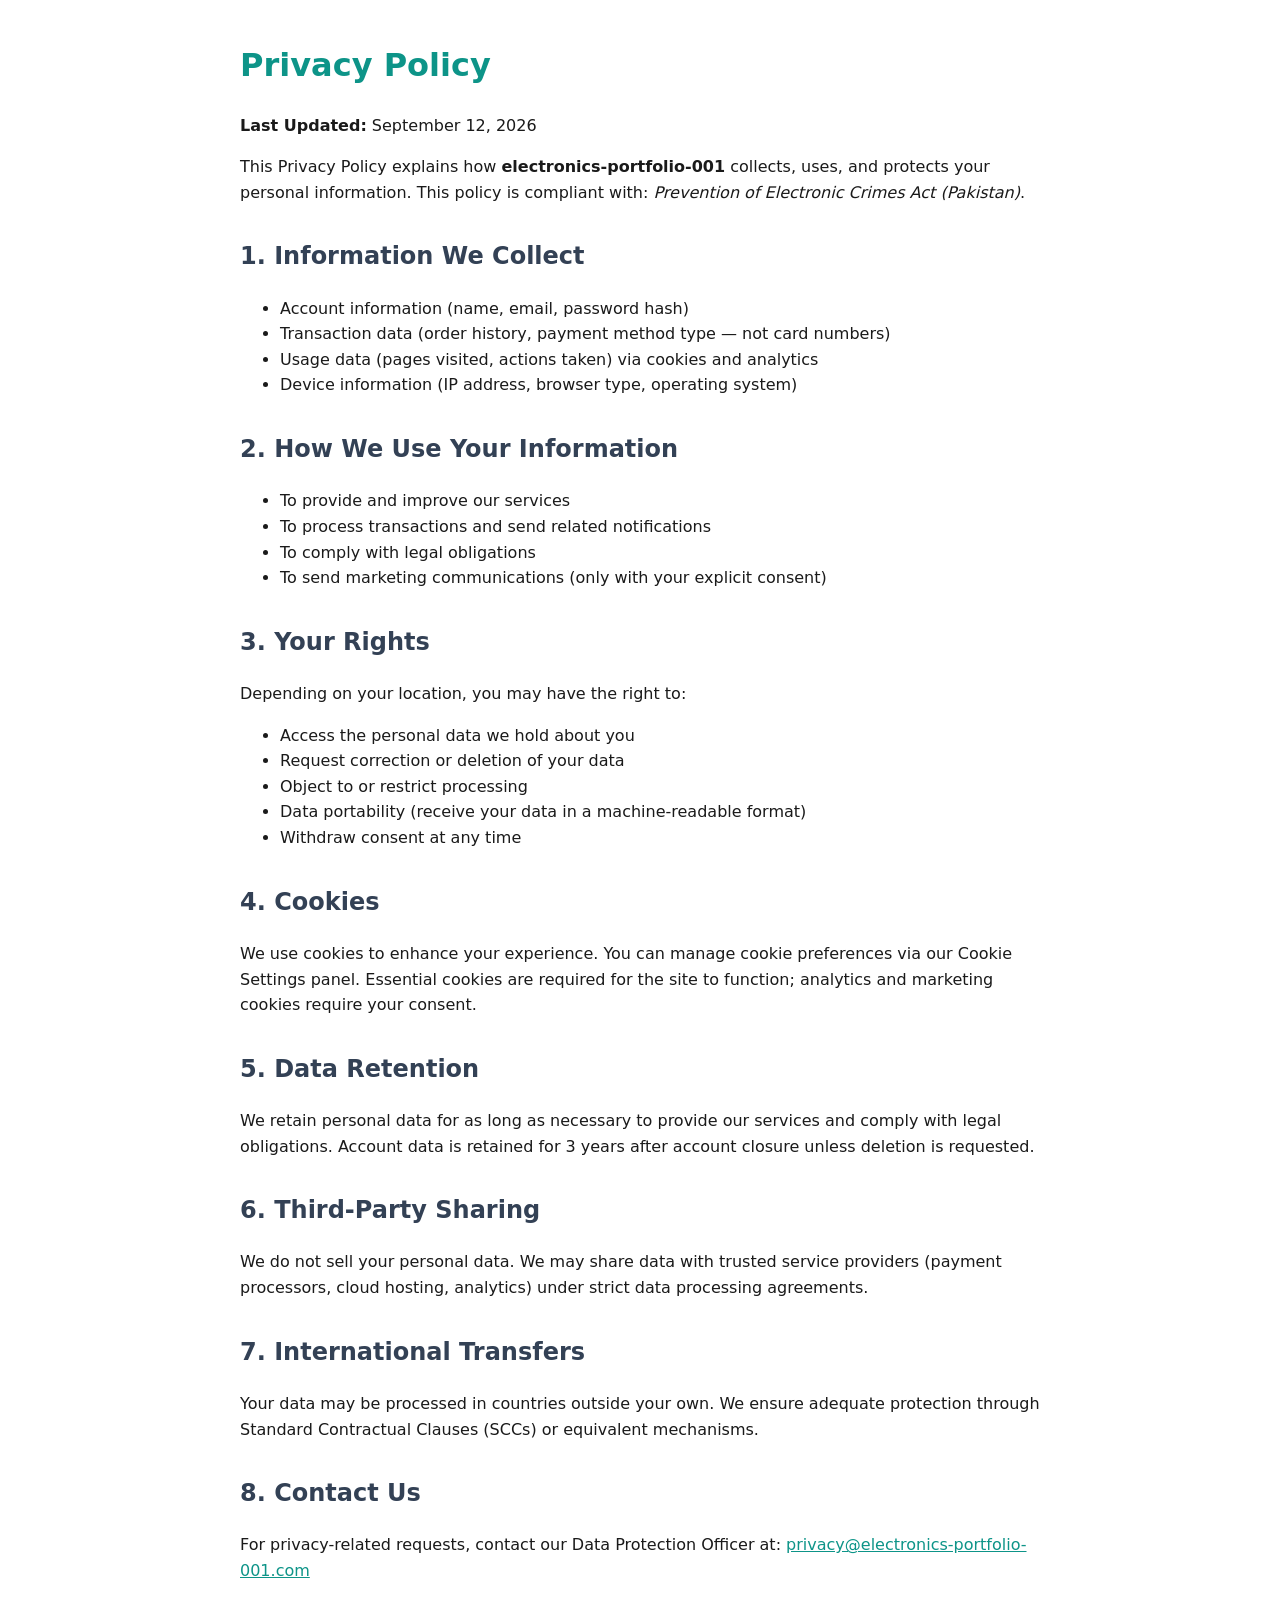
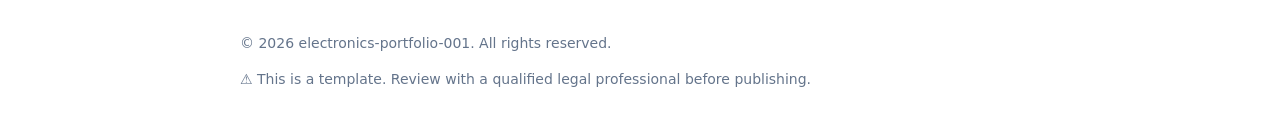
<file: privacy-policy.html>
<!doctype html>
<html lang="en">
  <head>
    <meta charset="UTF-8" />
    <meta name="viewport" content="width=device-width, initial-scale=1.0" />
    <title>Privacy Policy — electronics-portfolio-001</title>
    <style>
      body {
        font-family: system-ui, sans-serif;
        max-width: 800px;
        margin: 40px auto;
        padding: 0 20px;
        line-height: 1.6;
        color: #1a1a1a;
      }
      h1 {
        color: #0d9488;
      }
      h2 {
        color: #334155;
        margin-top: 2rem;
      }
      a {
        color: #0d9488;
      }
      footer {
        margin-top: 3rem;
        color: #64748b;
        font-size: 0.875rem;
      }
    </style>
  </head>
  <body>
    <h1>Privacy Policy</h1>
    <p><strong>Last Updated:</strong> September 12, 2026</p>
    <p>
      This Privacy Policy explains how <strong>electronics-portfolio-001</strong> collects, uses,
      and protects your personal information. This policy is compliant with:
      <em>Prevention of Electronic Crimes Act (Pakistan)</em>.
    </p>

    <h2>1. Information We Collect</h2>
    <ul>
      <li>Account information (name, email, password hash)</li>
      <li>Transaction data (order history, payment method type — not card numbers)</li>
      <li>Usage data (pages visited, actions taken) via cookies and analytics</li>
      <li>Device information (IP address, browser type, operating system)</li>
    </ul>

    <h2>2. How We Use Your Information</h2>
    <ul>
      <li>To provide and improve our services</li>
      <li>To process transactions and send related notifications</li>
      <li>To comply with legal obligations</li>
      <li>To send marketing communications (only with your explicit consent)</li>
    </ul>

    <h2>3. Your Rights</h2>
    <p>Depending on your location, you may have the right to:</p>
    <ul>
      <li>Access the personal data we hold about you</li>
      <li>Request correction or deletion of your data</li>
      <li>Object to or restrict processing</li>
      <li>Data portability (receive your data in a machine-readable format)</li>
      <li>Withdraw consent at any time</li>
    </ul>

    <h2>4. Cookies</h2>
    <p>
      We use cookies to enhance your experience. You can manage cookie preferences via our Cookie
      Settings panel. Essential cookies are required for the site to function; analytics and
      marketing cookies require your consent.
    </p>

    <h2>5. Data Retention</h2>
    <p>
      We retain personal data for as long as necessary to provide our services and comply with legal
      obligations. Account data is retained for 3 years after account closure unless deletion is
      requested.
    </p>

    <h2>6. Third-Party Sharing</h2>
    <p>
      We do not sell your personal data. We may share data with trusted service providers (payment
      processors, cloud hosting, analytics) under strict data processing agreements.
    </p>

    <h2>7. International Transfers</h2>
    <p>
      Your data may be processed in countries outside your own. We ensure adequate protection
      through Standard Contractual Clauses (SCCs) or equivalent mechanisms.
    </p>

    <h2>8. Contact Us</h2>
    <p>
      For privacy-related requests, contact our Data Protection Officer at:
      <a href="mailto:privacy@electronics-portfolio-001.com">
        privacy@electronics-portfolio-001.com
      </a>
    </p>

    <footer>
      <p>© 2026 electronics-portfolio-001. All rights reserved.</p>
      <p>⚠️ This is a template. Review with a qualified legal professional before publishing.</p>
    </footer>
  </body>
</html>
</file>
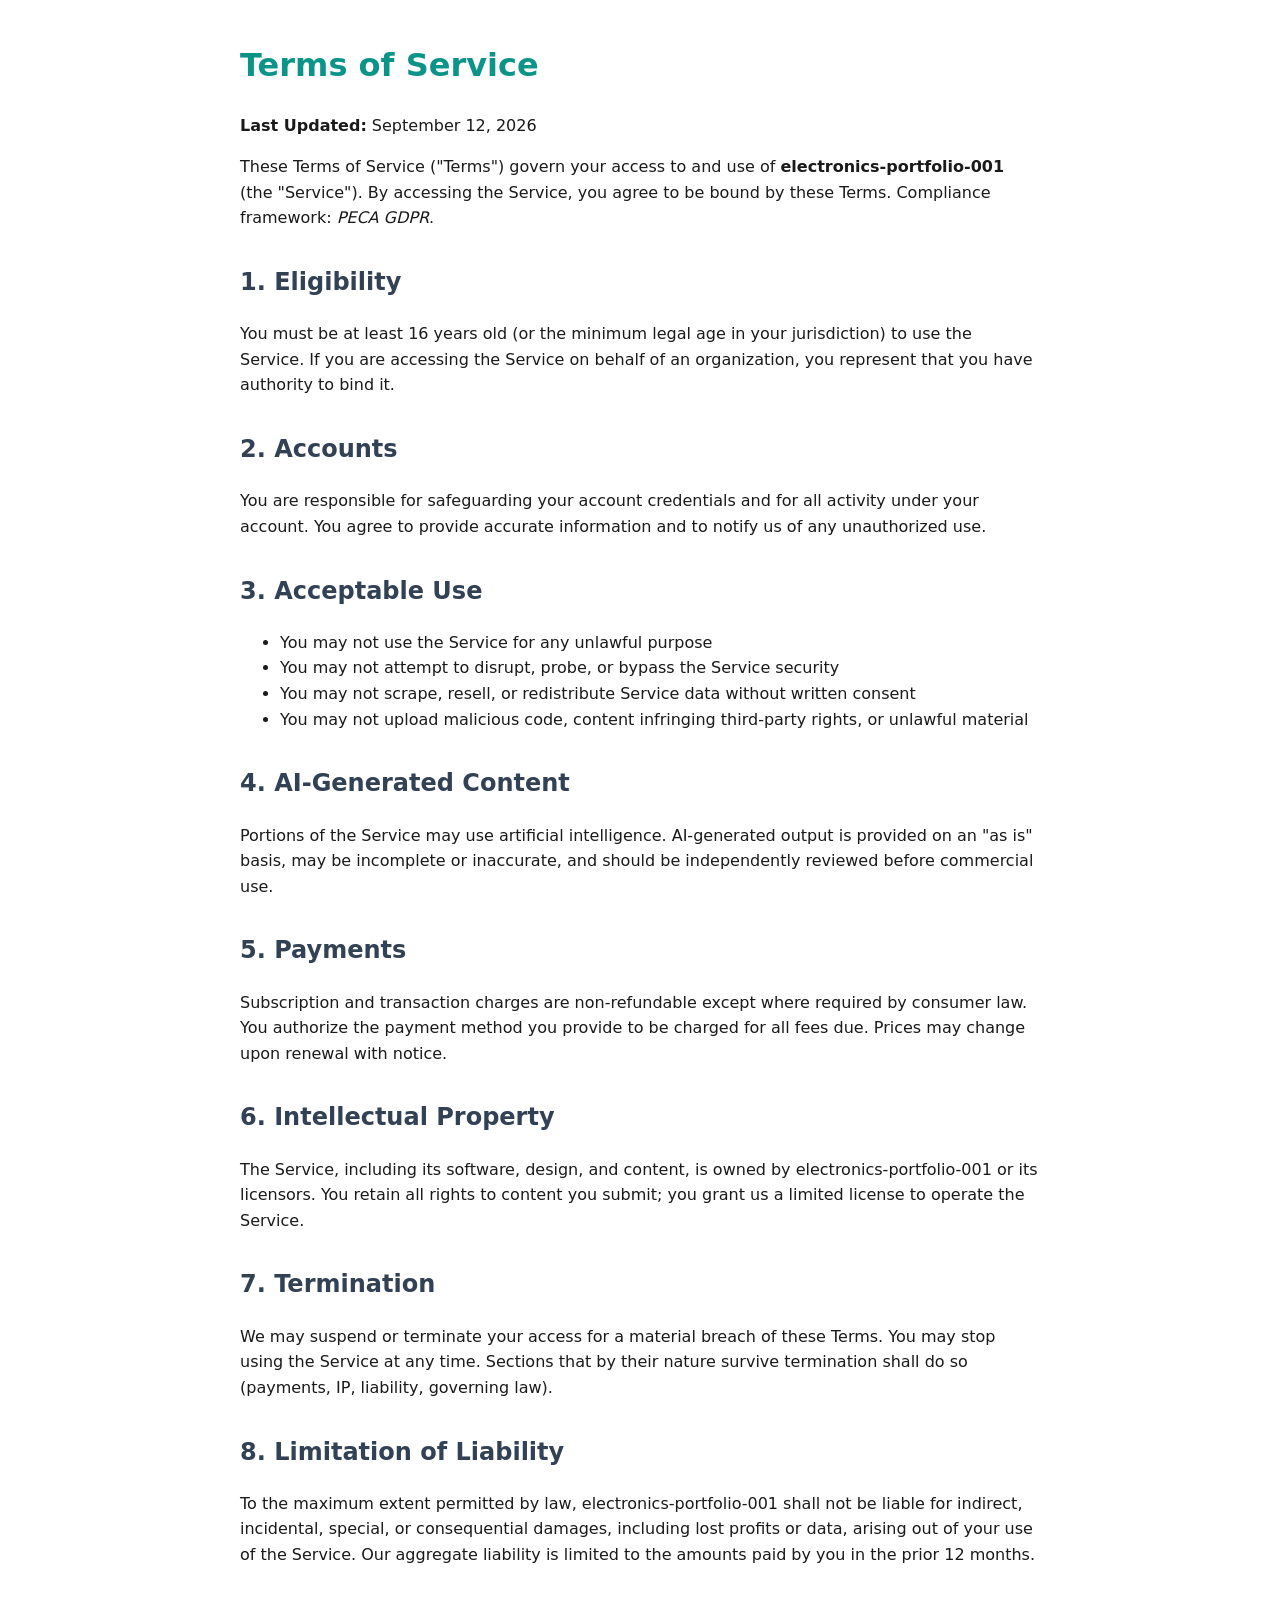
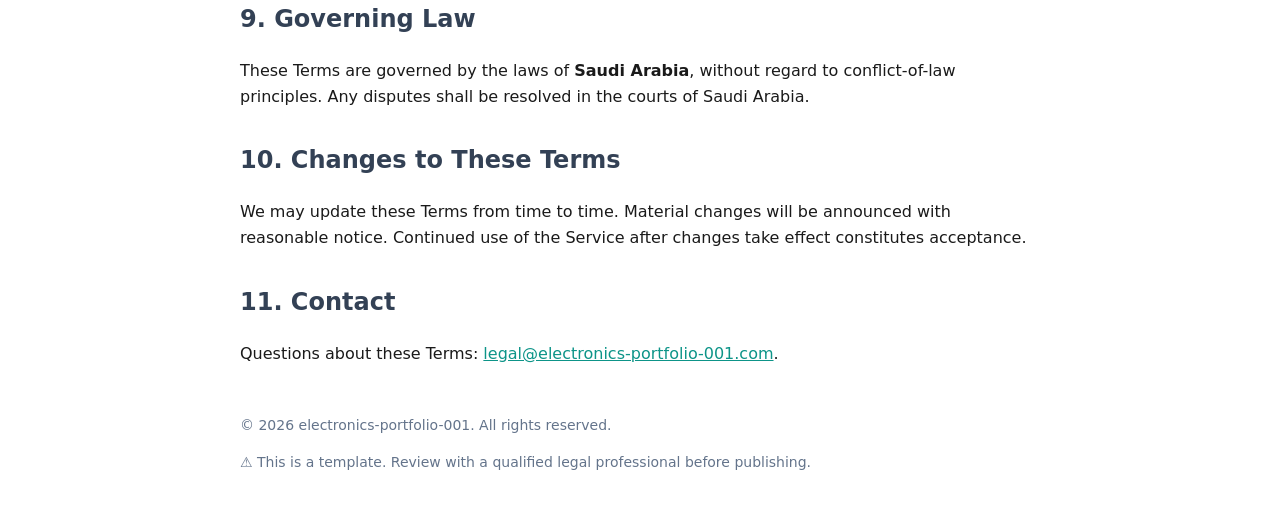
<file: terms-of-service.html>
<!doctype html>
<html lang="en">
  <head>
    <meta charset="UTF-8" />
    <meta name="viewport" content="width=device-width, initial-scale=1.0" />
    <title>Terms of Service — electronics-portfolio-001</title>
    <style>
      body {
        font-family: system-ui, sans-serif;
        max-width: 800px;
        margin: 40px auto;
        padding: 0 20px;
        line-height: 1.6;
        color: #1a1a1a;
      }
      h1 {
        color: #0d9488;
      }
      h2 {
        color: #334155;
        margin-top: 2rem;
      }
      a {
        color: #0d9488;
      }
      footer {
        margin-top: 3rem;
        color: #64748b;
        font-size: 0.875rem;
      }
    </style>
  </head>
  <body>
    <h1>Terms of Service</h1>
    <p><strong>Last Updated:</strong> September 12, 2026</p>
    <p>
      These Terms of Service ("Terms") govern your access to and use of
      <strong>electronics-portfolio-001</strong> (the "Service"). By accessing the Service, you
      agree to be bound by these Terms. Compliance framework: <em>PECA GDPR</em>.
    </p>

    <h2>1. Eligibility</h2>
    <p>
      You must be at least 16 years old (or the minimum legal age in your jurisdiction) to use the
      Service. If you are accessing the Service on behalf of an organization, you represent that you
      have authority to bind it.
    </p>

    <h2>2. Accounts</h2>
    <p>
      You are responsible for safeguarding your account credentials and for all activity under your
      account. You agree to provide accurate information and to notify us of any unauthorized use.
    </p>

    <h2>3. Acceptable Use</h2>
    <ul>
      <li>You may not use the Service for any unlawful purpose</li>
      <li>You may not attempt to disrupt, probe, or bypass the Service security</li>
      <li>You may not scrape, resell, or redistribute Service data without written consent</li>
      <li>
        You may not upload malicious code, content infringing third-party rights, or unlawful
        material
      </li>
    </ul>

    <h2>4. AI-Generated Content</h2>
    <p>
      Portions of the Service may use artificial intelligence. AI-generated output is provided on an
      "as is" basis, may be incomplete or inaccurate, and should be independently reviewed before
      commercial use.
    </p>

    <h2>5. Payments</h2>
    <p>
      Subscription and transaction charges are non-refundable except where required by consumer law.
      You authorize the payment method you provide to be charged for all fees due. Prices may change
      upon renewal with notice.
    </p>

    <h2>6. Intellectual Property</h2>
    <p>
      The Service, including its software, design, and content, is owned by
      electronics-portfolio-001 or its licensors. You retain all rights to content you submit; you
      grant us a limited license to operate the Service.
    </p>

    <h2>7. Termination</h2>
    <p>
      We may suspend or terminate your access for a material breach of these Terms. You may stop
      using the Service at any time. Sections that by their nature survive termination shall do so
      (payments, IP, liability, governing law).
    </p>

    <h2>8. Limitation of Liability</h2>
    <p>
      To the maximum extent permitted by law, electronics-portfolio-001 shall not be liable for
      indirect, incidental, special, or consequential damages, including lost profits or data,
      arising out of your use of the Service. Our aggregate liability is limited to the amounts paid
      by you in the prior 12 months.
    </p>

    <h2>9. Governing Law</h2>
    <p>
      These Terms are governed by the laws of <strong>Saudi Arabia</strong>, without regard to
      conflict-of-law principles. Any disputes shall be resolved in the courts of Saudi Arabia.
    </p>

    <h2>10. Changes to These Terms</h2>
    <p>
      We may update these Terms from time to time. Material changes will be announced with
      reasonable notice. Continued use of the Service after changes take effect constitutes
      acceptance.
    </p>

    <h2>11. Contact</h2>
    <p>
      Questions about these Terms:
      <a href="mailto:legal@electronics-portfolio-001.com">legal@electronics-portfolio-001.com</a>.
    </p>

    <footer>
      <p>© 2026 electronics-portfolio-001. All rights reserved.</p>
      <p>⚠️ This is a template. Review with a qualified legal professional before publishing.</p>
    </footer>
  </body>
</html>
</file>
